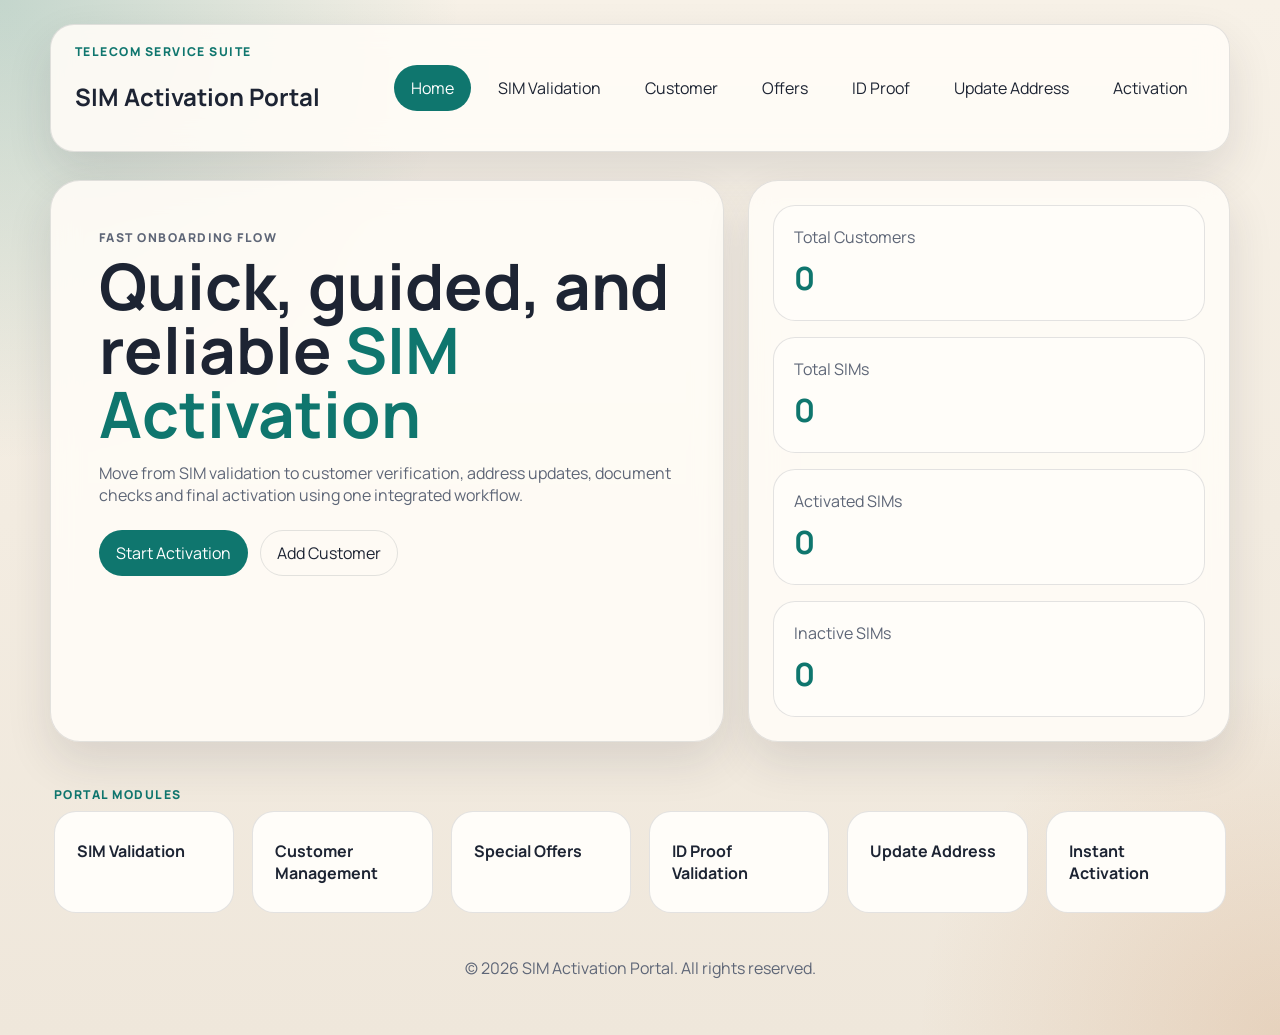
<file: src/main/resources/static/index.html>
<!DOCTYPE html>
<html lang="en">

<head>
	<meta charset="UTF-8">
	<meta name="viewport" content="width=device-width, initial-scale=1.0">
	<title>SIM Activation Portal</title>

	<link rel="preconnect" href="https://fonts.googleapis.com">
	<link rel="preconnect" href="https://fonts.gstatic.com" crossorigin>

	<link href="https://fonts.googleapis.com/css2?family=Manrope:wght@400;600;700;800&display=swap" rel="stylesheet">

	<link rel="stylesheet" href="style.css">
</head>

<body>

	<div class="page-shell">

		<header class="site-header">

			<div>
				<p class="eyebrow">Telecom Service Suite</p>
				<h2>SIM Activation Portal</h2>
			</div>

			<nav class="site-nav">
				<a href="index.html" class="active">Home</a>
				<a href="validation.html">SIM Validation</a>
				<a href="customer.html">Customer</a>
				<a href="offers.html">Offers</a>
				<a href="id-proof.html">ID Proof</a>
				<a href="address.html">Update Address</a>
				<a href="activation.html">Activation</a>
			</nav>

		</header>

		<main>

			<section class="hero">

				<div class="hero-copy">

					<p class="eyebrow">Fast onboarding flow</p>

					<h1>
						Quick, guided, and reliable
						<span>SIM Activation</span>
					</h1>

					<p>
						Move from SIM validation to customer verification,
						address updates, document checks and final activation
						using one integrated workflow.
					</p>

					<div class="hero-actions">

						<a class="button" href="validation.html">
							Start Activation
						</a>

						<a class="button button-secondary" href="customer.html">
							Add Customer
						</a>

					</div>

				</div>


				<div class="stats-panel">

					<div class="stat-card">
						<span>Total Customers</span>
						<strong id="customerCount">0</strong>
					</div>

					<div class="stat-card">
						<span>Total SIMs</span>
						<strong id="simCount">0</strong>
					</div>

					<div class="stat-card">
						<span>Activated SIMs</span>
						<strong id="activatedCount">0</strong>
					</div>

					<div class="stat-card">
						<span>Inactive SIMs</span>
						<strong id="inactiveCount">0</strong>
					</div>

				</div>

			</section>


			<section class="features">

				<p class="eyebrow">Portal Modules</p>

				<div class="grid">

					<a class="card" href="validation.html">
						SIM Validation
					</a>

					<a class="card" href="customer.html">
						Customer Management
					</a>

					<a class="card" href="offers.html">
						Special Offers
					</a>

					<a class="card" href="id-proof.html">
						ID Proof Validation
					</a>

					<a class="card" href="address.html">
						Update Address
					</a>

					<a class="card" href="activation.html">
						Instant Activation
					</a>

				</div>

			</section>

		</main>

		<footer class="site-footer">
			<p>&copy; 2026 SIM Activation Portal. All rights reserved.</p>
		</footer>

	</div>

	<script src="script.js"></script>

</body>

</html>
</file>
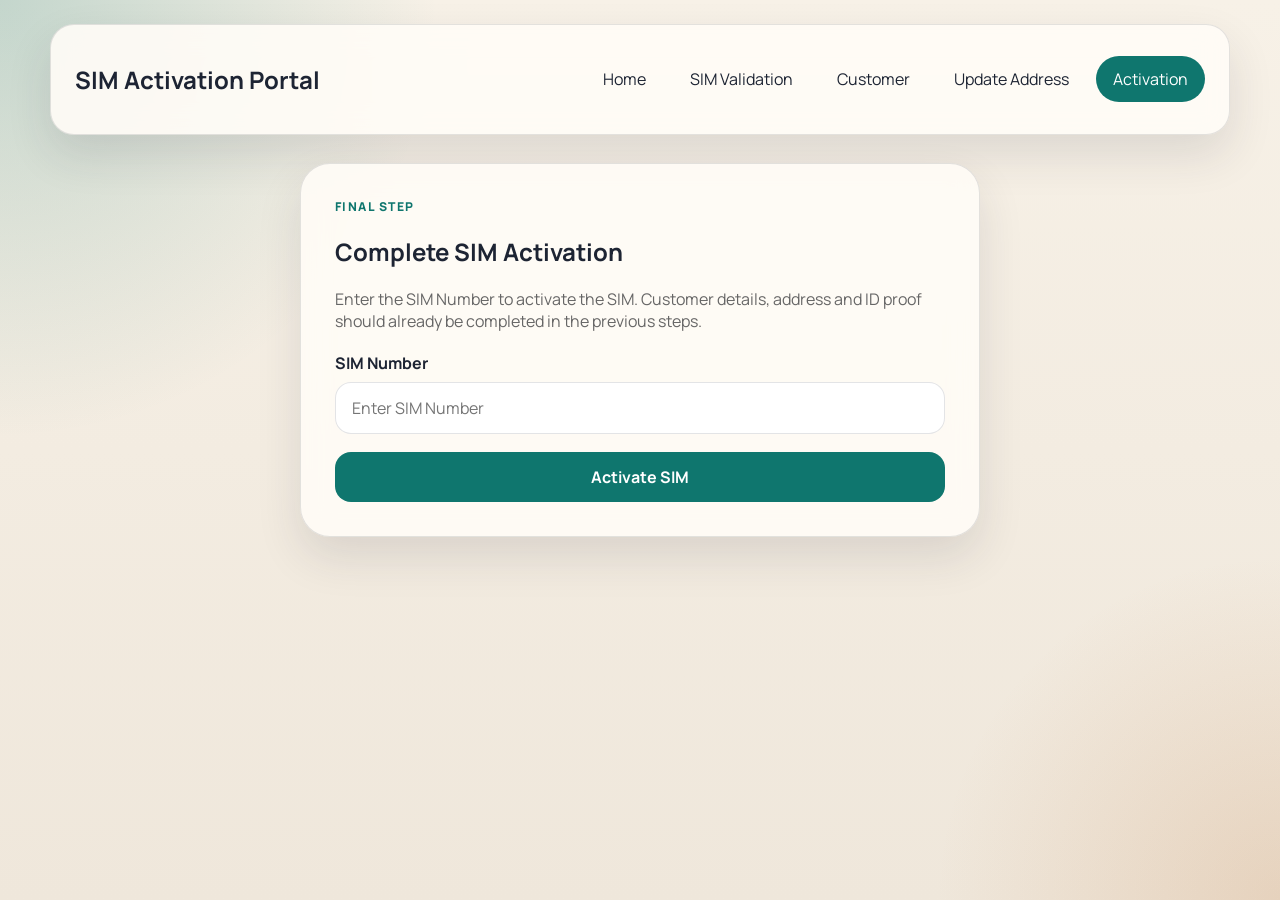
<file: src/main/resources/static/activation.html>
<!DOCTYPE html>
<html lang="en">

<head>
	<meta charset="UTF-8">
	<meta name="viewport" content="width=device-width, initial-scale=1.0">
	<title>Complete SIM Activation</title>

	<link rel="preconnect" href="https://fonts.googleapis.com">
	<link rel="preconnect" href="https://fonts.gstatic.com" crossorigin>

	<link href="https://fonts.googleapis.com/css2?family=Manrope:wght@400;600;700;800&display=swap" rel="stylesheet">

	<link rel="stylesheet" href="style.css">
</head>

<body>

	<div class="page-shell">

		<header class="site-header compact">

			<h2>SIM Activation Portal</h2>

			<nav class="site-nav">
				<a href="index.html">Home</a>
				<a href="validation.html">SIM Validation</a>
				<a href="customer.html">Customer</a>
				<a href="address.html">Update Address</a>
				<a href="activation.html" class="active">Activation</a>
			</nav>

		</header>

		<main class="form-layout">

			<section class="form-section">

				<p class="eyebrow">Final Step</p>

				<h2>Complete SIM Activation</h2>

				<p style="margin-bottom:20px;color:#666;">
					Enter the SIM Number to activate the SIM.
					Customer details, address and ID proof should already be completed in the previous steps.
				</p>

				<label for="simNumber">SIM Number</label>

				<input id="simNumber" type="text" placeholder="Enter SIM Number">

				<button type="button" onclick="activateSim()">
					Activate SIM
				</button>

				<div id="responseBox" class="success" style="display:none;">
				</div>

			</section>

		</main>

	</div>

	<script src="script.js"></script>

</body>

</html>
</file>
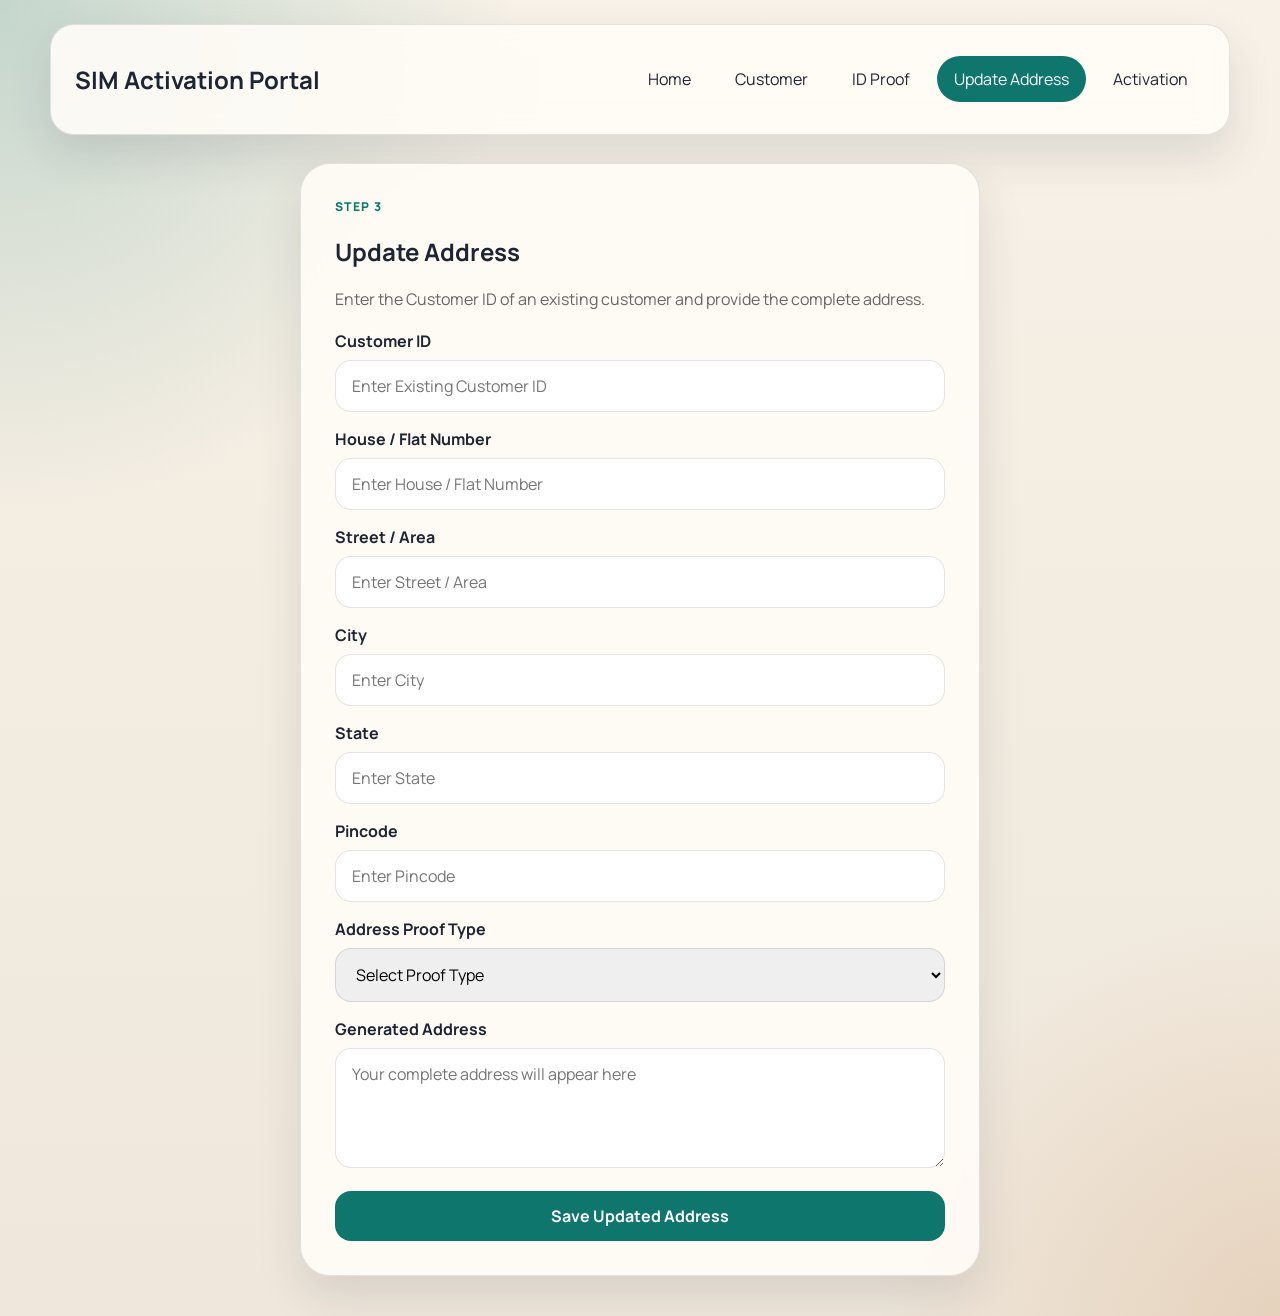
<file: src/main/resources/static/address.html>
<!DOCTYPE html>
<html lang="en">

<head>
	<meta charset="UTF-8">
	<meta name="viewport" content="width=device-width, initial-scale=1.0">
	<title>Update Address</title>

	<link rel="preconnect" href="https://fonts.googleapis.com">
	<link rel="preconnect" href="https://fonts.gstatic.com" crossorigin>

	<link href="https://fonts.googleapis.com/css2?family=Manrope:wght@400;600;700;800&display=swap" rel="stylesheet">

	<link rel="stylesheet" href="style.css">
</head>

<body>

	<div class="page-shell">

		<header class="site-header compact">

			<h2>SIM Activation Portal</h2>

			<nav class="site-nav">
				<a href="index.html">Home</a>
				<a href="customer.html">Customer</a>
				<a href="id-proof.html">ID Proof</a>
				<a href="address.html" class="active">Update Address</a>
				<a href="activation.html">Activation</a>
			</nav>

		</header>

		<main class="form-layout">

			<section class="form-section">

				<p class="eyebrow">Step 3</p>

				<h2>Update Address</h2>

				<p style="color:#666;margin-bottom:20px;">
					Enter the Customer ID of an existing customer and provide the complete address.
				</p>

				<label for="id">Customer ID</label>
				<input id="id" type="number" placeholder="Enter Existing Customer ID" required>

				<label for="houseNo">House / Flat Number</label>
				<input id="houseNo" type="text" placeholder="Enter House / Flat Number" required>

				<label for="street">Street / Area</label>
				<input id="street" type="text" placeholder="Enter Street / Area" required>

				<label for="city">City</label>
				<input id="city" type="text" placeholder="Enter City" required>

				<label for="state">State</label>
				<input id="state" type="text" placeholder="Enter State" required>

				<label for="pincode">Pincode</label>
				<input id="pincode" type="text" placeholder="Enter Pincode" required>

				<label for="proofType">Address Proof Type</label>

				<select id="proofType">

					<option value="">Select Proof Type</option>
					<option>Aadhaar Card</option>
					<option>Utility Bill</option>
					<option>Bank Statement</option>
					<option>Rental Agreement</option>

				</select>

				<label for="address">Generated Address</label>

				<textarea id="address" placeholder="Your complete address will appear here">
</textarea>

				<button type="button" onclick="
document.getElementById('address').value=[
val('houseNo'),
val('street'),
val('city'),
val('state'),
val('pincode')
].filter(Boolean).join(', ');
updateAddress();
">

					Save Updated Address

				</button>

				<div id="responseBox" class="success" style="display:none;">
				</div>

			</section>

		</main>

	</div>

	<script src="script.js"></script>

</body>

</html>
</file>
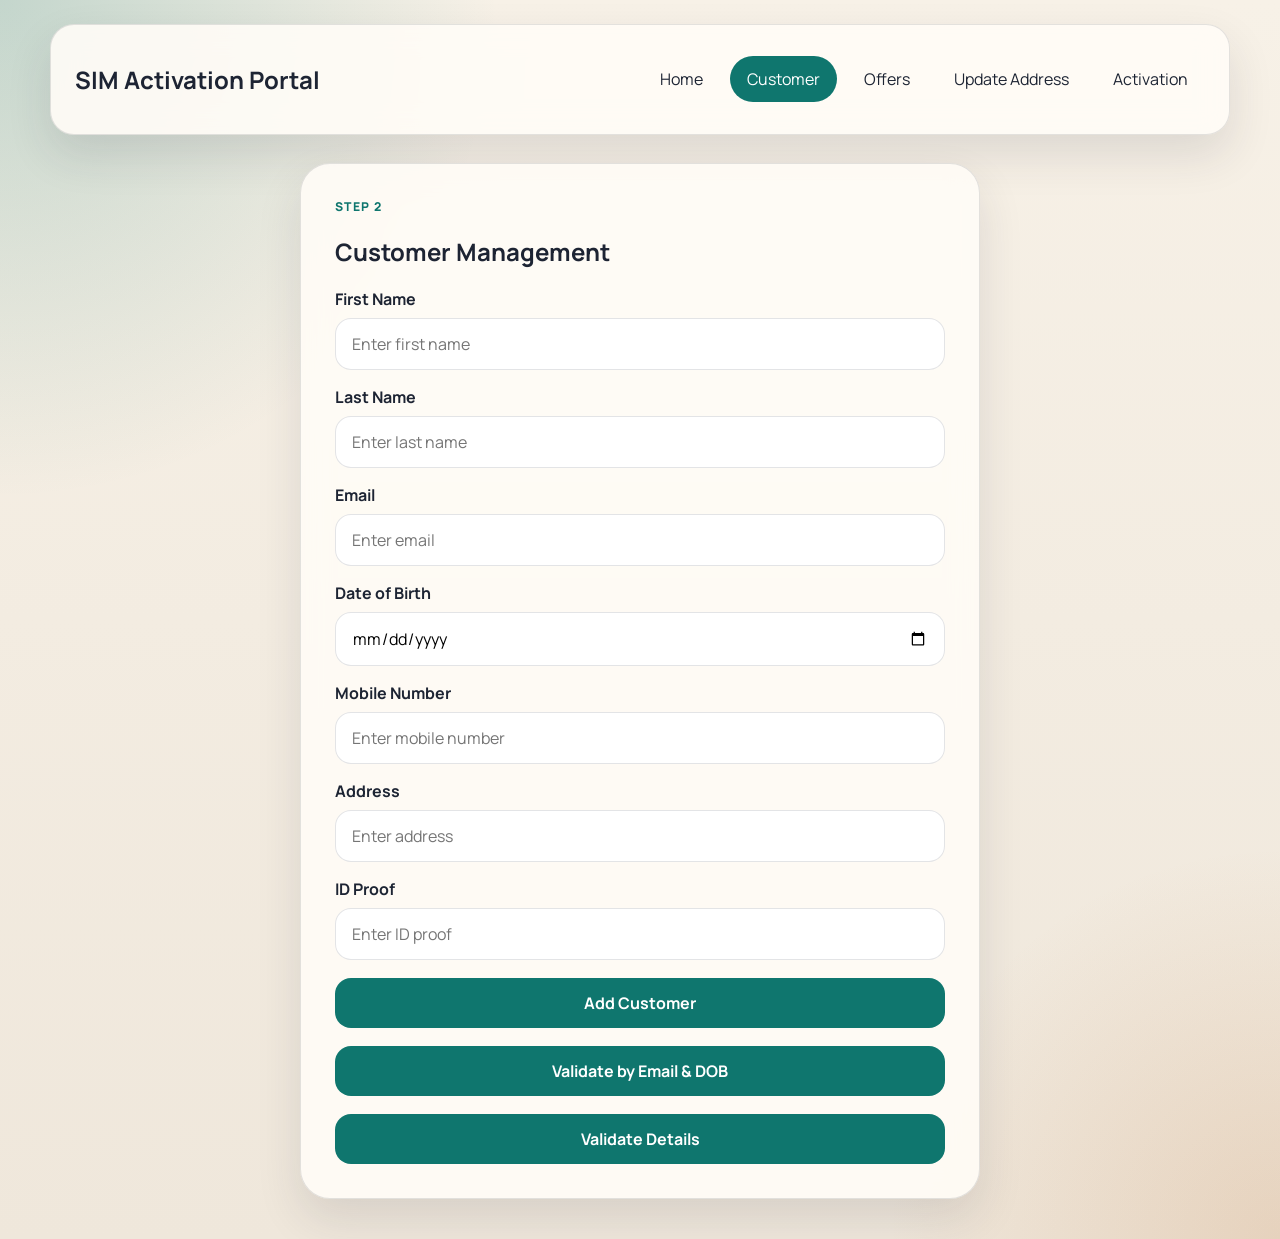
<file: src/main/resources/static/customer.html>
<!DOCTYPE html>
<html lang="en">

<head>
	<meta charset="UTF-8">
	<meta name="viewport" content="width=device-width, initial-scale=1.0">
	<title>Customer Management</title>

	<link rel="preconnect" href="https://fonts.googleapis.com">
	<link rel="preconnect" href="https://fonts.gstatic.com" crossorigin>

	<link href="https://fonts.googleapis.com/css2?family=Manrope:wght@400;600;700;800&display=swap" rel="stylesheet">

	<link rel="stylesheet" href="style.css">
</head>

<body>

	<div class="page-shell">

		<header class="site-header compact">

			<h2>SIM Activation Portal</h2>

			<nav class="site-nav">
				<a href="index.html">Home</a>
				<a href="customer.html" class="active">Customer</a>
				<a href="offers.html">Offers</a>
				<a href="address.html">Update Address</a>
				<a href="activation.html">Activation</a>
			</nav>

		</header>

		<main class="form-layout">

			<section class="form-section">

				<p class="eyebrow">Step 2</p>

				<h2>Customer Management</h2>

				<label for="firstName">First Name</label>
				<input id="firstName" type="text" placeholder="Enter first name">

				<label for="lastName">Last Name</label>
				<input id="lastName" type="text" placeholder="Enter last name">

				<label for="email">Email</label>
				<input id="email" type="email" placeholder="Enter email">

				<label for="dob">Date of Birth</label>
				<input id="dob" type="date">

				<label for="mobileNumber">Mobile Number</label>
				<input id="mobileNumber" type="text" placeholder="Enter mobile number">

				<label for="address">Address</label>
				<input id="address" type="text" placeholder="Enter address">

				<label for="idProof">ID Proof</label>
				<input id="idProof" type="text" placeholder="Enter ID proof">

				<button type="button" onclick="addCustomer()">
					Add Customer
				</button>

				<button type="button" onclick="validateCustomer()">
					Validate by Email & DOB
				</button>

				<button type="button" onclick="validateDetails()">
					Validate Details
				</button>

				<div id="responseBox" class="success" style="display:none;">
				</div>

			</section>

		</main>

	</div>

	<script src="script.js"></script>

</body>

</html>
</file>
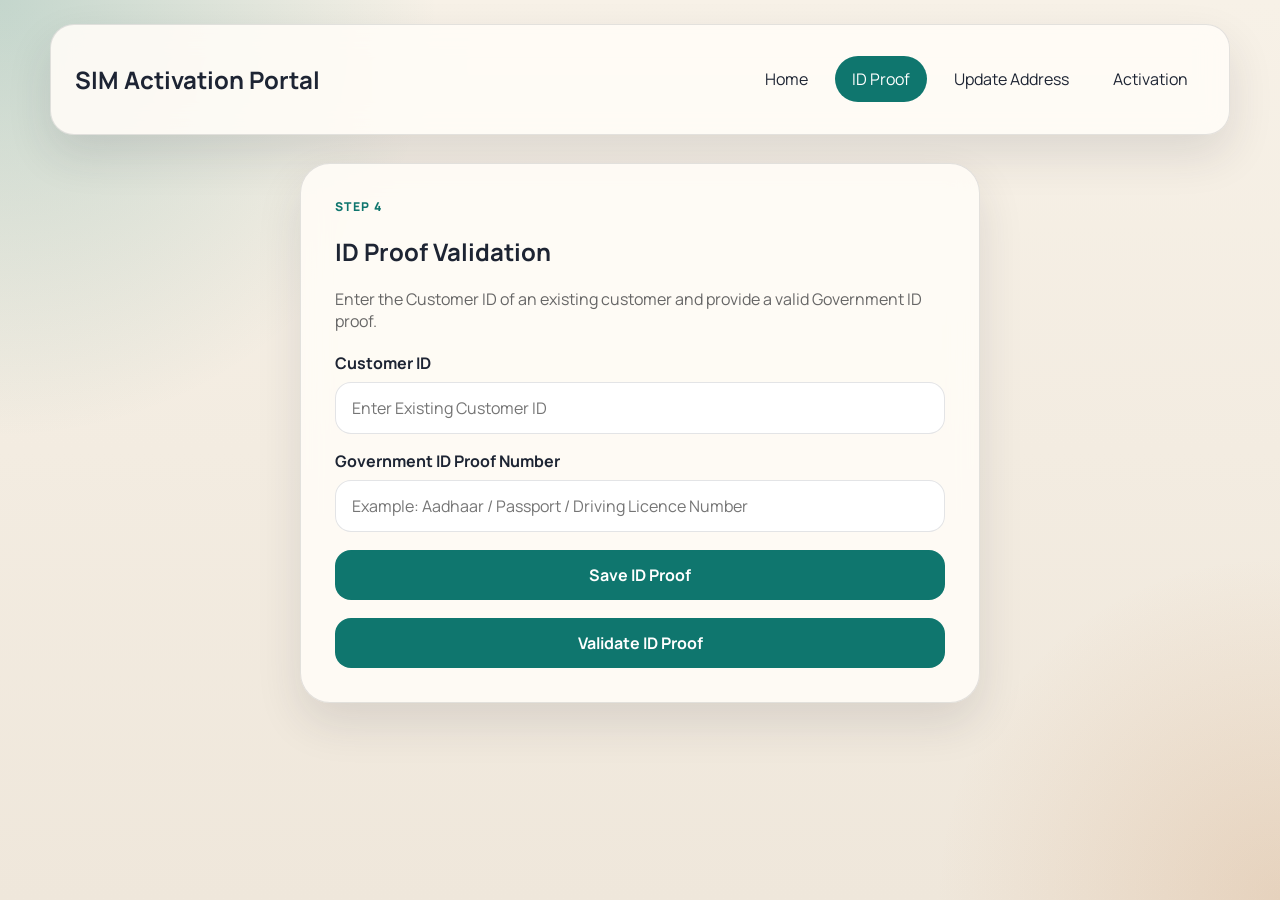
<file: src/main/resources/static/id-proof.html>
<!DOCTYPE html>
<html lang="en">

<head>
	<meta charset="UTF-8">
	<meta name="viewport" content="width=device-width, initial-scale=1.0">
	<title>ID Proof Validation</title>

	<link rel="preconnect" href="https://fonts.googleapis.com">
	<link rel="preconnect" href="https://fonts.gstatic.com" crossorigin>

	<link href="https://fonts.googleapis.com/css2?family=Manrope:wght@400;600;700;800&display=swap" rel="stylesheet">

	<link rel="stylesheet" href="style.css">
</head>

<body>

	<div class="page-shell">

		<header class="site-header compact">

			<h2>SIM Activation Portal</h2>

			<nav class="site-nav">
				<a href="index.html">Home</a>
				<a href="id-proof.html" class="active">ID Proof</a>
				<a href="address.html">Update Address</a>
				<a href="activation.html">Activation</a>
			</nav>

		</header>

		<main class="form-layout">

			<section class="form-section">

				<p class="eyebrow">Step 4</p>

				<h2>ID Proof Validation</h2>

				<p style="color:#666;margin-bottom:20px;">
					Enter the Customer ID of an existing customer and provide a valid Government ID proof.
				</p>

				<label for="id">Customer ID</label>

				<input id="id" type="number" placeholder="Enter Existing Customer ID" required>

				<label for="idProof">Government ID Proof Number</label>

				<input id="idProof" type="text" placeholder="Example: Aadhaar / Passport / Driving Licence Number"
					required>

				<button type="button" onclick="updateIdProof()">
					Save ID Proof
				</button>

				<button type="button" onclick="validateId()">
					Validate ID Proof
				</button>

				<div id="responseBox" class="success" style="display:none;">
				</div>

			</section>

		</main>

	</div>

	<script src="script.js"></script>

</body>

</html>
</file>
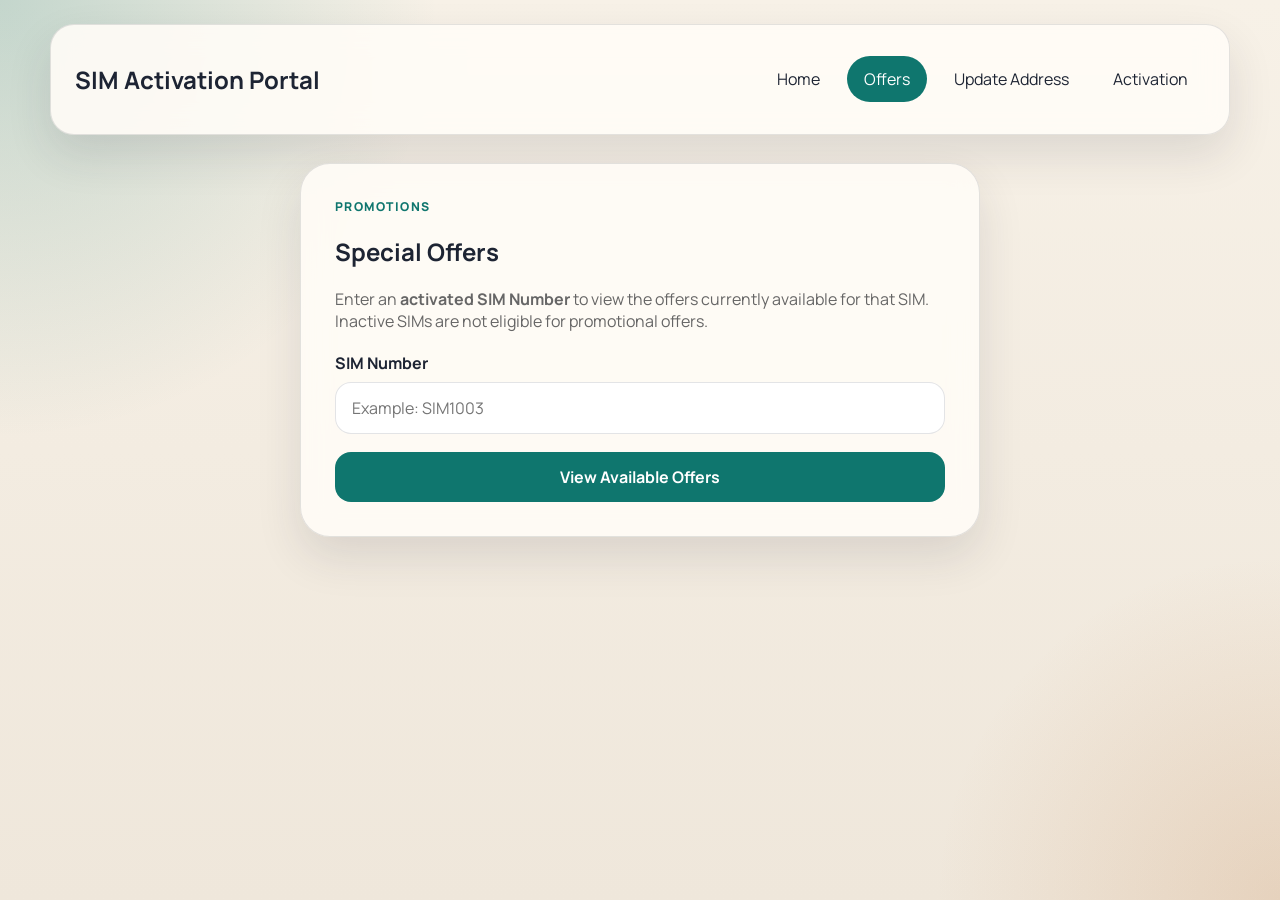
<file: src/main/resources/static/offers.html>
<!DOCTYPE html>
<html lang="en">
<head>
    <meta charset="UTF-8">
    <meta name="viewport" content="width=device-width, initial-scale=1.0">
    <title>Special Offers</title>

    <link rel="preconnect" href="https://fonts.googleapis.com">
    <link rel="preconnect" href="https://fonts.gstatic.com" crossorigin>

    <link href="https://fonts.googleapis.com/css2?family=Manrope:wght@400;600;700;800&display=swap" rel="stylesheet">

    <link rel="stylesheet" href="style.css">
</head>

<body>

<div class="page-shell">

<header class="site-header compact">

<h2>SIM Activation Portal</h2>

<nav class="site-nav">
    <a href="index.html">Home</a>
    <a href="offers.html" class="active">Offers</a>
    <a href="address.html">Update Address</a>
    <a href="activation.html">Activation</a>
</nav>

</header>

<main class="form-layout">

<section class="form-section">

<p class="eyebrow">Promotions</p>

<h2>Special Offers</h2>

<p style="color:#666; margin-bottom:20px;">
Enter an <strong>activated SIM Number</strong> to view the offers currently available for that SIM.
Inactive SIMs are not eligible for promotional offers.
</p>

<label for="simNumber">SIM Number</label>

<input
id="simNumber"
type="text"
placeholder="Example: SIM1003"
required>

<button
type="button"
onclick="getOffers()">
View Available Offers
</button>

<div
id="responseBox"
class="success"
style="display:none;">
</div>

</section>

</main>

</div>

<script src="script.js"></script>

</body>
</html>
</file>
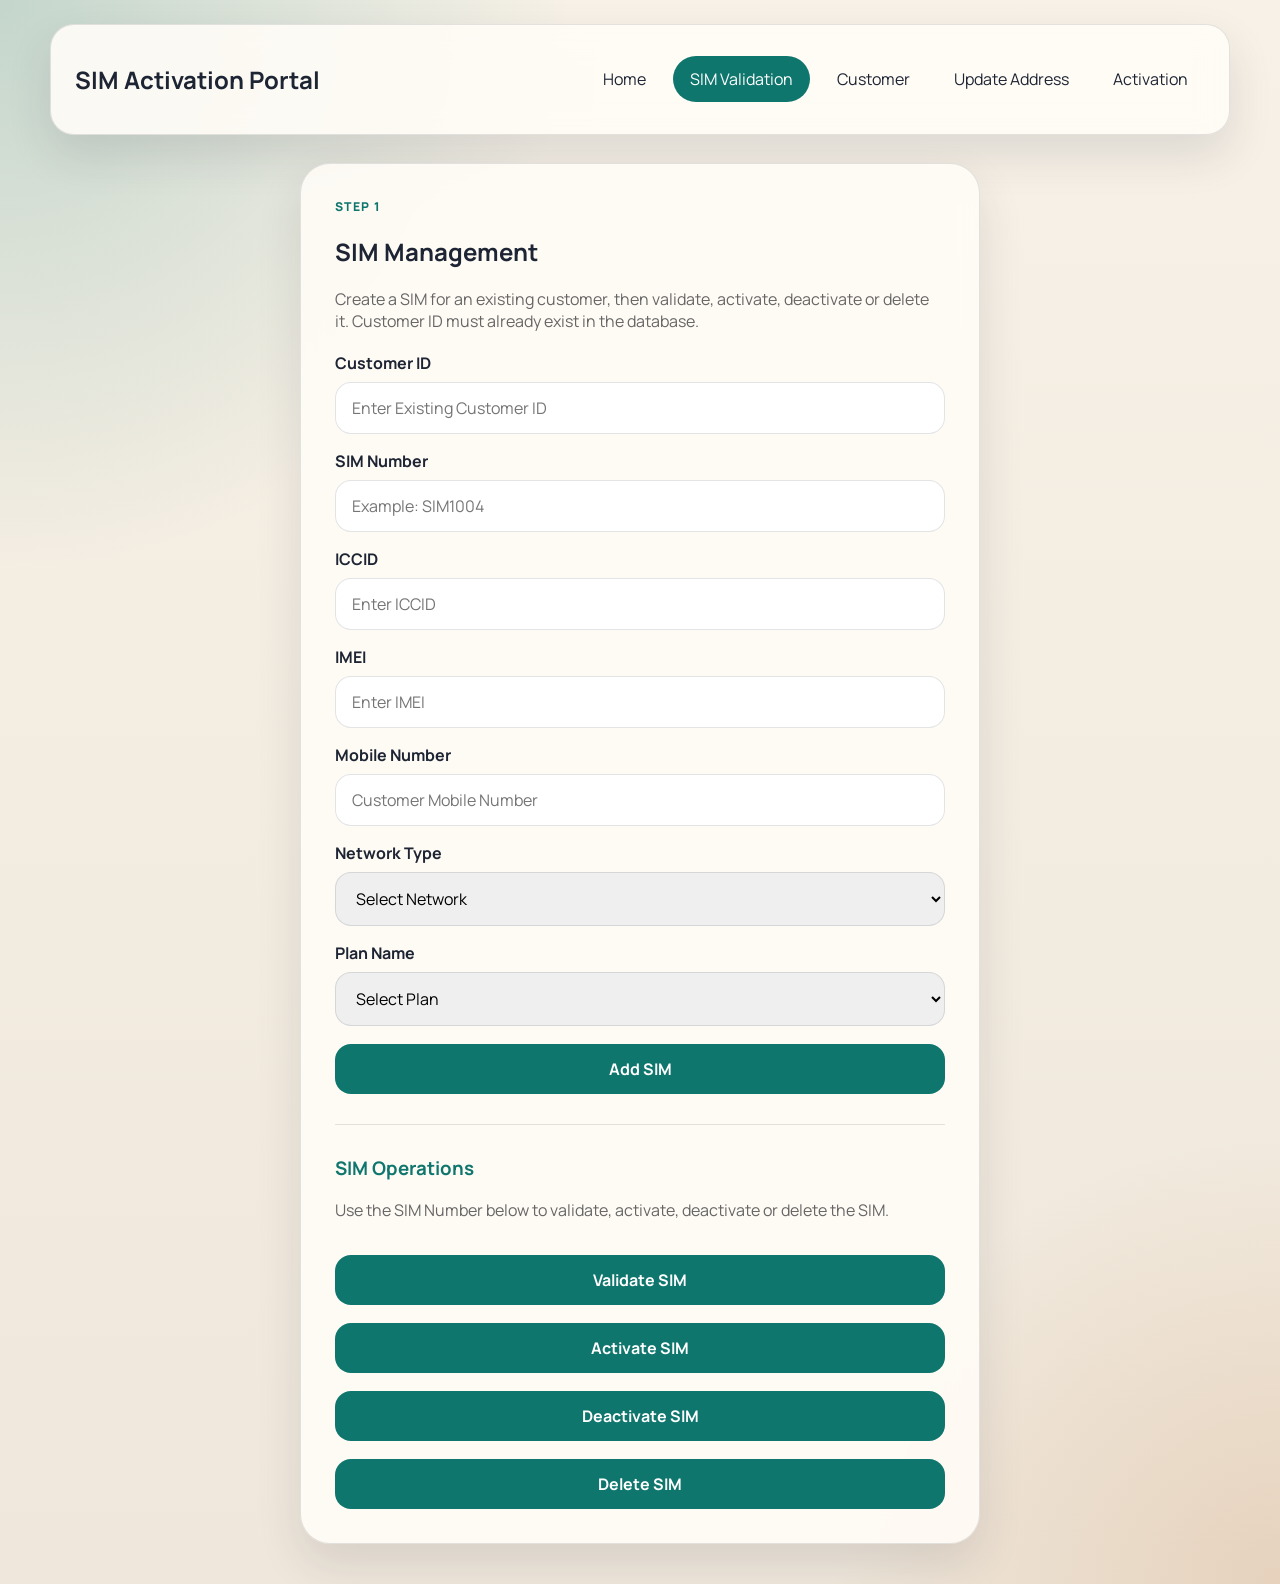
<file: src/main/resources/static/validation.html>
<!DOCTYPE html>
<html lang="en">
<head>
    <meta charset="UTF-8">
    <meta name="viewport" content="width=device-width, initial-scale=1.0">
    <title>SIM Management</title>

    <link rel="preconnect" href="https://fonts.googleapis.com">
    <link rel="preconnect" href="https://fonts.gstatic.com" crossorigin>

    <link href="https://fonts.googleapis.com/css2?family=Manrope:wght@400;600;700;800&display=swap" rel="stylesheet">

    <link rel="stylesheet" href="style.css">
</head>

<body>

<div class="page-shell">

<header class="site-header compact">

<h2>SIM Activation Portal</h2>

<nav class="site-nav">
    <a href="index.html">Home</a>
    <a href="validation.html" class="active">SIM Validation</a>
    <a href="customer.html">Customer</a>
    <a href="address.html">Update Address</a>
    <a href="activation.html">Activation</a>
</nav>

</header>

<main class="form-layout">

<section class="form-section">

<p class="eyebrow">Step 1</p>

<h2>SIM Management</h2>

<p style="color:#666;margin-bottom:20px;">
Create a SIM for an existing customer, then validate, activate, deactivate or delete it.
Customer ID must already exist in the database.
</p>

<label for="customerId">Customer ID</label>
<input
id="customerId"
type="number"
placeholder="Enter Existing Customer ID"
required>

<label for="simNumber">SIM Number</label>
<input
id="simNumber"
type="text"
placeholder="Example: SIM1004"
required>

<label for="iccid">ICCID</label>
<input
id="iccid"
type="text"
placeholder="Enter ICCID"
required>

<label for="imei">IMEI</label>
<input
id="imei"
type="text"
placeholder="Enter IMEI"
required>

<label for="mobileNumber">Mobile Number</label>
<input
id="mobileNumber"
type="text"
placeholder="Customer Mobile Number">

<label for="networkType">Network Type</label>

<select id="networkType">

<option value="">Select Network</option>
<option>4G</option>
<option>5G</option>

</select>

<label for="planName">Plan Name</label>

<select id="planName">

<option value="">Select Plan</option>
<option>Daily Data 399</option>
<option>Unlimited 599</option>
<option>Premium 799</option>

</select>

<button
type="button"
onclick="addSim()">
Add SIM
</button>

<hr style="margin:30px 0;">

<h3>SIM Operations</h3>

<p style="color:#666;">
Use the SIM Number below to validate, activate, deactivate or delete the SIM.
</p>

<button
type="button"
onclick="validateSim()">
Validate SIM
</button>

<button
type="button"
onclick="activateSim()">
Activate SIM
</button>

<button
type="button"
onclick="deactivateSim()">
Deactivate SIM
</button>

<button
type="button"
onclick="deleteSim()">
Delete SIM
</button>

<div
id="responseBox"
class="success"
style="display:none;">
</div>

</section>

</main>

</div>

<script src="script.js"></script>

</body>
</html>
</file>
<file: src/main/resources/static/style.css>
* {
  box-sizing: border-box;
}

:root {
  --bg: #f4efe6;
  --panel: rgba(255, 252, 247, 0.9);
  --card: #fffdf9;
  --text: #1d2433;
  --muted: #5e6677;
  --accent: #0f766e;
  --accent-dark: #0a4f4a;
  --accent-soft: #d6eee9;
  --border: rgba(29, 36, 51, 0.12);
  --shadow: 0 20px 45px rgba(38, 44, 58, 0.12);
}

body {
  margin: 0;
  min-height: 100vh;
  font-family: "Manrope", sans-serif;
  color: var(--text);
  background:
    radial-gradient(circle at top left, rgba(15, 118, 110, 0.22), transparent 28%),
    radial-gradient(circle at bottom right, rgba(189, 115, 53, 0.18), transparent 22%),
    linear-gradient(180deg, #f7f1e7 0%, #efe7db 100%);
}

.page-shell {
  width: min(1180px, calc(100% - 32px));
  margin: 0 auto;
  padding: 24px 0 40px;
}

.site-header {
  display: flex;
  justify-content: space-between;
  align-items: center;
  gap: 24px;
  padding: 18px 24px;
  border: 1px solid var(--border);
  border-radius: 24px;
  background: var(--panel);
  backdrop-filter: blur(14px);
  box-shadow: var(--shadow);
}

.compact {
  margin-bottom: 28px;
}

.site-nav {
  display: flex;
  flex-wrap: wrap;
  gap: 10px;
}

.site-nav a,
.button {
  display: inline-flex;
  align-items: center;
  justify-content: center;
  padding: 11px 16px;
  border-radius: 999px;
  text-decoration: none;
  color: var(--text);
  border: 1px solid transparent;
  transition: 0.2s ease;
}

.site-nav a:hover,
.site-nav a.active,
.button {
  background: var(--accent);
  color: #fff;
}

.button:hover {
  background: var(--accent-dark);
}

.button-secondary {
  background: transparent;
  color: var(--text);
  border-color: var(--border);
}

.eyebrow {
  margin: 0 0 8px;
  text-transform: uppercase;
  letter-spacing: 0.12em;
  font-size: 0.76rem;
  font-weight: 800;
  color: var(--accent);
}

.hero {
  display: grid;
  grid-template-columns: 1.4fr 1fr;
  gap: 24px;
  margin: 28px 0;
}

.hero-copy,
.stats-panel,
.form-section {
  border: 1px solid var(--border);
  border-radius: 30px;
  background: var(--panel);
  backdrop-filter: blur(14px);
  box-shadow: var(--shadow);
}

.hero-copy {
  padding: 48px;
}

.hero-copy h1 {
  font-size: clamp(2.4rem, 5vw, 4.5rem);
  line-height: 1;
  margin: 0;
}

.hero-copy h1 span {
  color: var(--accent);
}

.hero-copy p {
  color: var(--muted);
}

.hero-actions {
  display: flex;
  flex-wrap: wrap;
  gap: 12px;
  margin-top: 24px;
}

.stats-panel {
  display: grid;
  gap: 16px;
  padding: 24px;
}

.stat-card,
.card {
  border-radius: 22px;
  background: var(--card);
  border: 1px solid var(--border);
}

.stat-card {
  padding: 20px;
}

.stat-card span {
  display: block;
  color: var(--muted);
  margin-bottom: 8px;
}
.stat-card strong {
  font-size: 2rem;
  color: var(--accent);
}

.stat-card:hover,
.card:hover {
  transform: translateY(-4px);
  transition: 0.3s;
  box-shadow: 0 18px 40px rgba(0,0,0,.15);
}

.features {
  padding: 16px 4px;
}

.grid {
  display: grid;
  grid-template-columns: repeat(auto-fit, minmax(180px, 1fr));
  gap: 18px;
}

.card {
  padding: 28px 22px;
  text-decoration: none;
  color: var(--text);
  font-weight: 700;
}

.form-layout {
  display: flex;
  justify-content: center;
}

.form-section {
  width: min(100%, 680px);
  padding: 34px;
}

label {
  display: block;
  margin-top: 16px;
  margin-bottom: 8px;
  font-weight: 700;
}

input,
select,
textarea,
button {
  width: 100%;
  border-radius: 16px;
  border: 1px solid var(--border);
  padding: 14px 16px;
  font: inherit;
}

input:focus,
select:focus,
textarea:focus {
  outline: none;
  border-color: var(--accent);
  box-shadow: 0 0 0 4px rgba(15,118,110,.15);
}

textarea {
  min-height: 120px;
  resize: vertical;
}

button{
    margin-top:18px;
    background:var(--accent);
    color:#fff;
    font-weight:700;
    border:none;
    cursor:pointer;
    transition:.3s;
}

button:hover{
    background:var(--accent-dark);
    transform:translateY(-2px);
}

.success{
    margin-top:20px;
    padding:16px;
    border-radius:16px;
    font-weight:600;
    display:none;
}
.site-footer {
  margin-top: 28px;
  text-align: center;
  color: var(--muted);
}

@media(max-width:860px){

.site-header{
    flex-direction:column;
    align-items:flex-start;
}

.hero{
    grid-template-columns:1fr;
}

.hero-copy{
    padding:30px;
}

.hero-actions{
    flex-direction:column;
}

.button{
    width:100%;
}

.site-nav{
    width:100%;
}

.site-nav a{
    flex:1;
    text-align:center;
}

.form-section{
    padding:24px;
}

}
hr{
    border:none;
    border-top:1px solid rgba(0,0,0,.1);
    margin:30px 0;
}

h3{
    margin-top:10px;
    color:var(--accent);
}

table{
    width:100%;
    border-collapse:collapse;
    margin-top:20px;
}

table th{
    background:var(--accent);
    color:white;
    padding:14px;
}

table td{
    padding:12px;
    border-bottom:1px solid #ddd;
}

table tr:nth-child(even){
    background:#fafafa;
}
</file>
